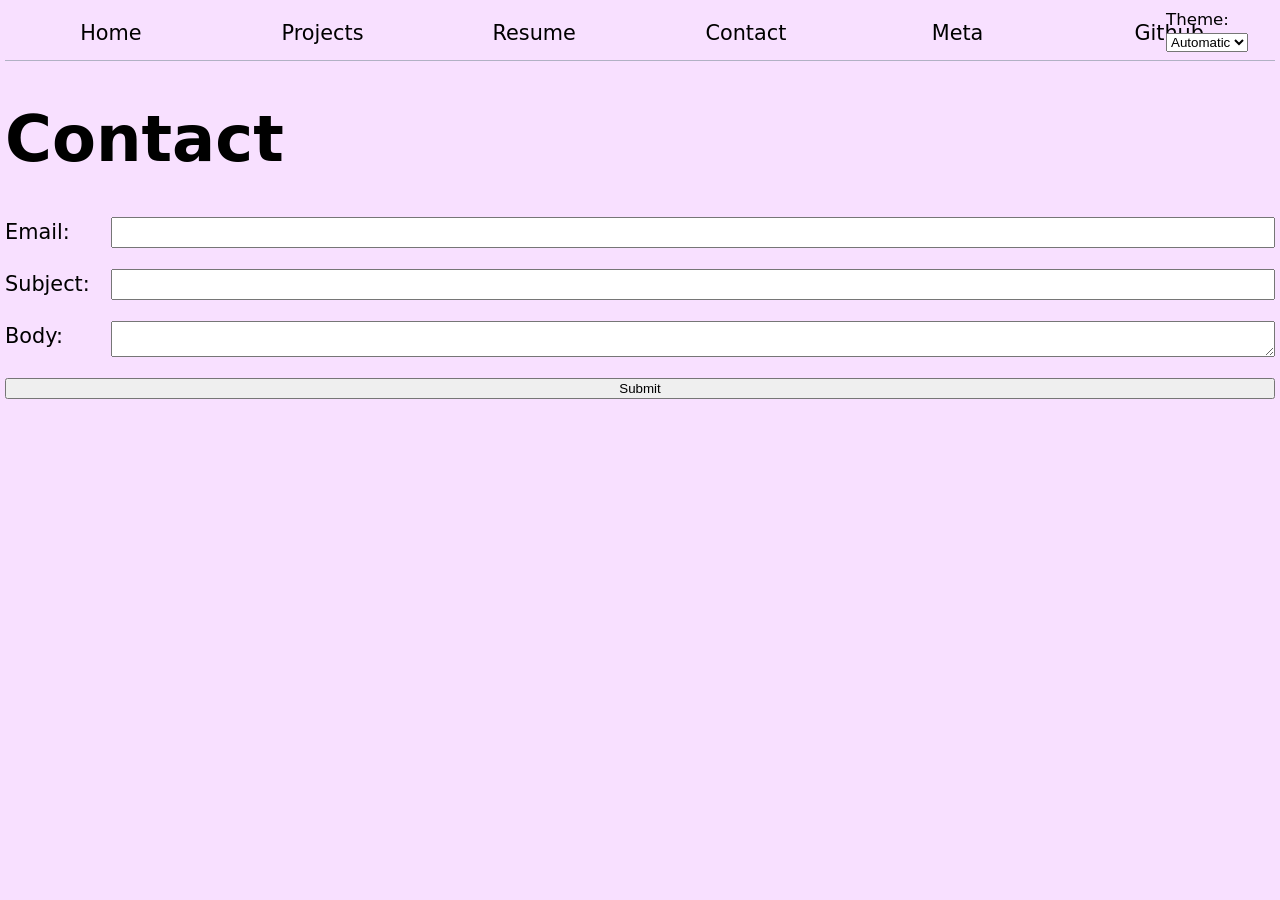
<file: contact/index.html>
<!DOCTYPE html>
<html lang="en">
<head>
    <meta charset="UTF-8">
    <meta name="viewport" content="width=device-width, initial-scale=1.0">
    <title>Contact</title>
    <link href="../styles.css" rel="stylesheet">
    <script type="module" src="../global.js"></script>
</head>
<body>
    <h1>Contact</h1>
    
    <form action="mailto:kec077@ucsd.edu" method="POST" enctype="text/plain">
        <label>Email: <input name="email" type="email"></label>
        <label>Subject: <input name="subject"></label>
        <label>Body: <textarea name="body"></textarea></label>
        <button>Submit</button>
    </form>
    
</body>
</html>
</file>
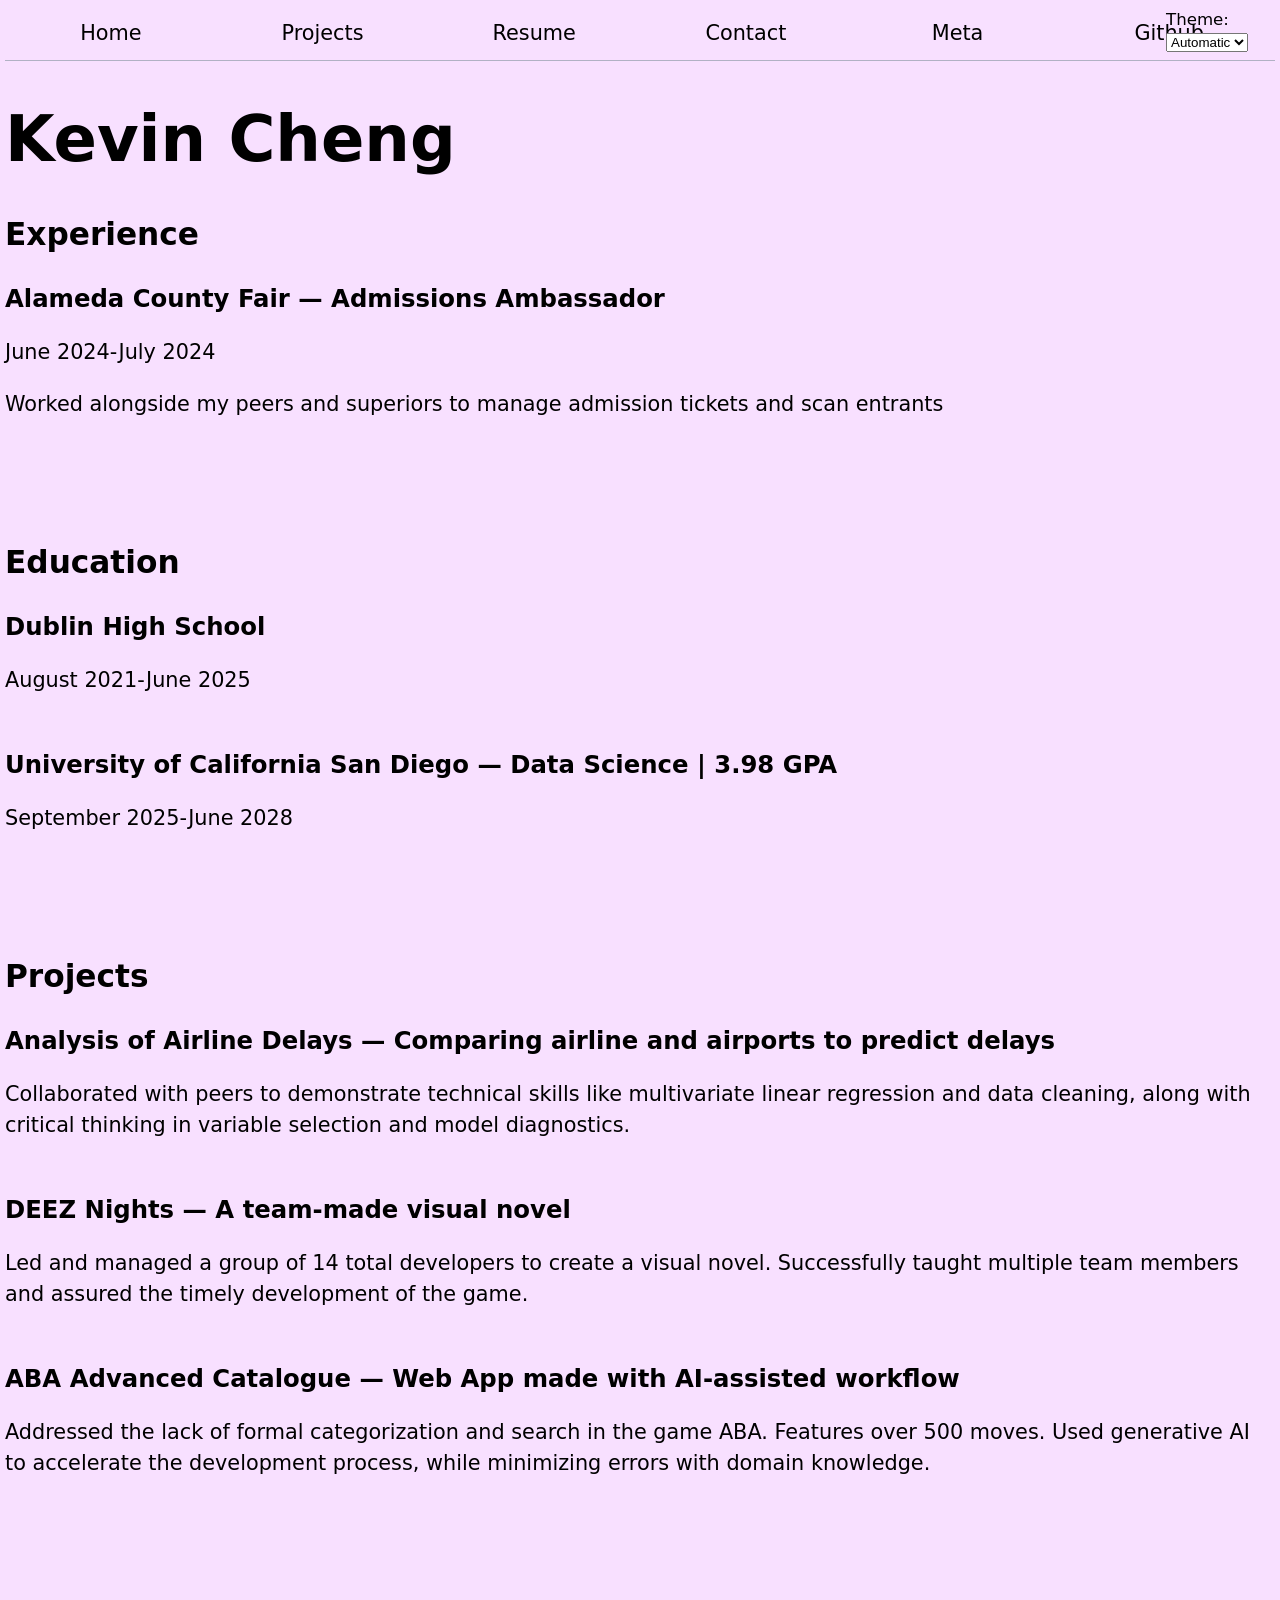
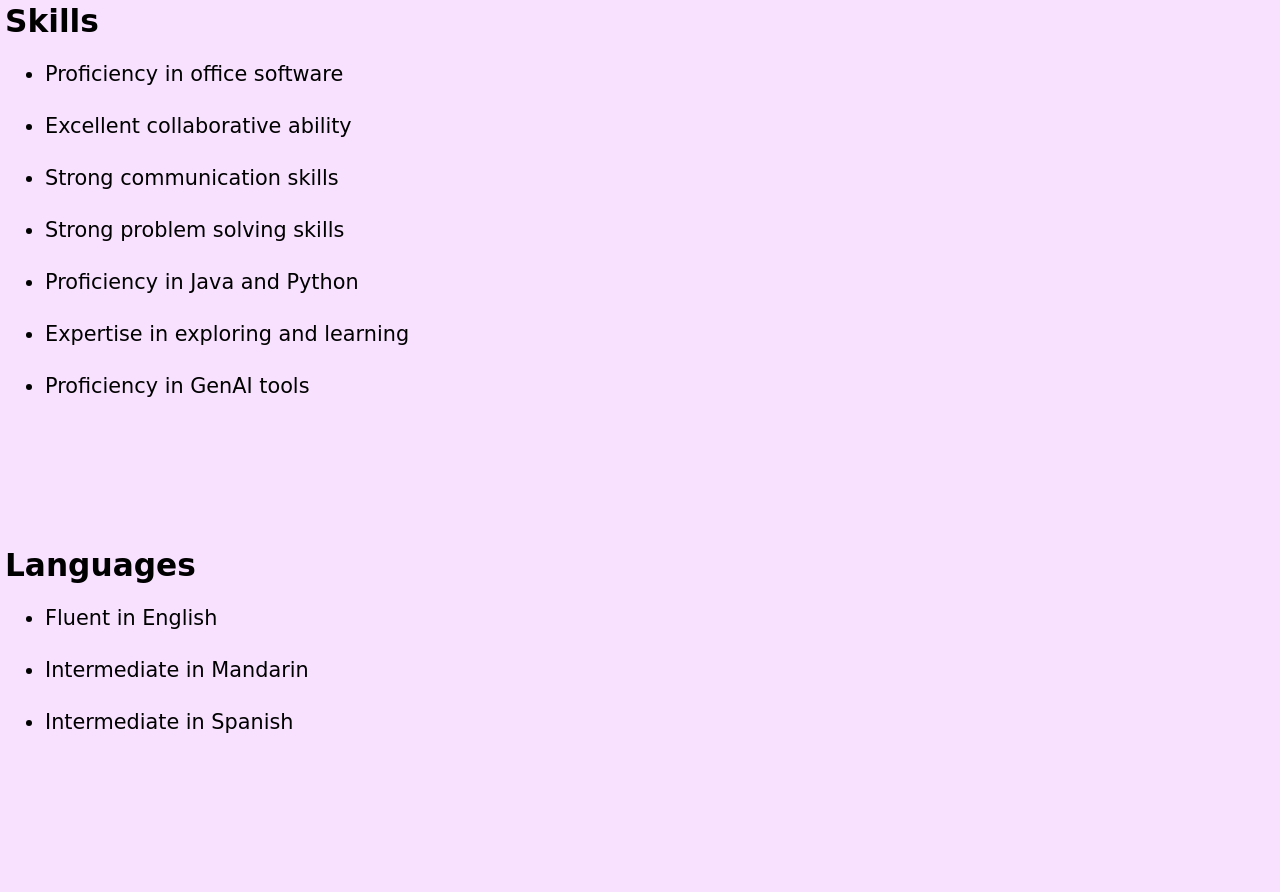
<file: resume/index.html>
<!DOCTYPE html>
<html lang="en">
<head>
    <meta charset="UTF-8">
    <meta name="viewport" content="width=device-width, initial-scale=1.0">
    <title>Resume</title>
    <link href="../styles.css" rel="stylesheet">
    <script type="module" src="../global.js"></script>
</head>
<body>
 
    <h1>Kevin Cheng</h1>

    <section>
        <h2>Experience</h2>
        <article>
            <h3>Alameda County Fair — Admissions Ambassador</h3>
            <p><time datetime="06-01-2024">June 2024</time>-<time datetime="07-01-2024">July 2024</time></p>
            <p>Worked alongside my peers and superiors to manage admission tickets and scan entrants </p>
        </article>
    </section>

    <section>
        <h2>Education</h2>
        <article>
            <h3>Dublin High School</h3>
            <p><time datetime="08-01-2021">August 2021</time>-<time datetime="06-01-2025">June 2025</time></p>
        </article>

        <article>
            <h3>University of California San Diego — Data Science | 3.98 GPA</h3>
            <p><time datetime="09-01-2025">September 2025</time>-<time datetime="06-01-2028">June 2028</time></p>
        </article>
    </section>

    <section>
        <h2>Projects</h2>
        <article>
            <h3>Analysis of Airline Delays — Comparing airline and airports to predict delays</h3>
            <p>Collaborated with peers to demonstrate technical skills like multivariate linear regression and data cleaning, along with critical thinking in variable selection and model diagnostics. </p>
        </article>

        <article>
            <h3>DEEZ Nights — A team-made visual novel</h3>
            <p>Led and managed a group of 14 total developers to create a visual novel. Successfully taught multiple team members and assured the timely development of the game.</p>
        </article>

        <article>
            <h3>ABA Advanced Catalogue — Web App made with AI-assisted workflow </h3>
            <p>Addressed the lack of formal categorization and search in the game ABA. Features over 500 moves. Used generative AI to accelerate the development process, while minimizing errors with domain knowledge. </p>
        </article>
    </section>

    <section>
        <h2>Skills</h2>
        <ul>
            <li>Proficiency in office software</li>
            <li>Excellent collaborative ability</li>
            <li>Strong communication skills </li>
            <li>Strong problem solving skills</li>
            <li>Proficiency in Java and Python</li>
            <li>Expertise in exploring and learning </li>
            <li>Proficiency in GenAI tools</li>
        </ul>
    </section>

    <section>
        <h2>Languages</h2>
        <ul>
            <li>Fluent in English</li>
            <li>Intermediate in Mandarin</li>
            <li>Intermediate in Spanish</li>
        </ul>
    </section>

</body>
</html>
</file>
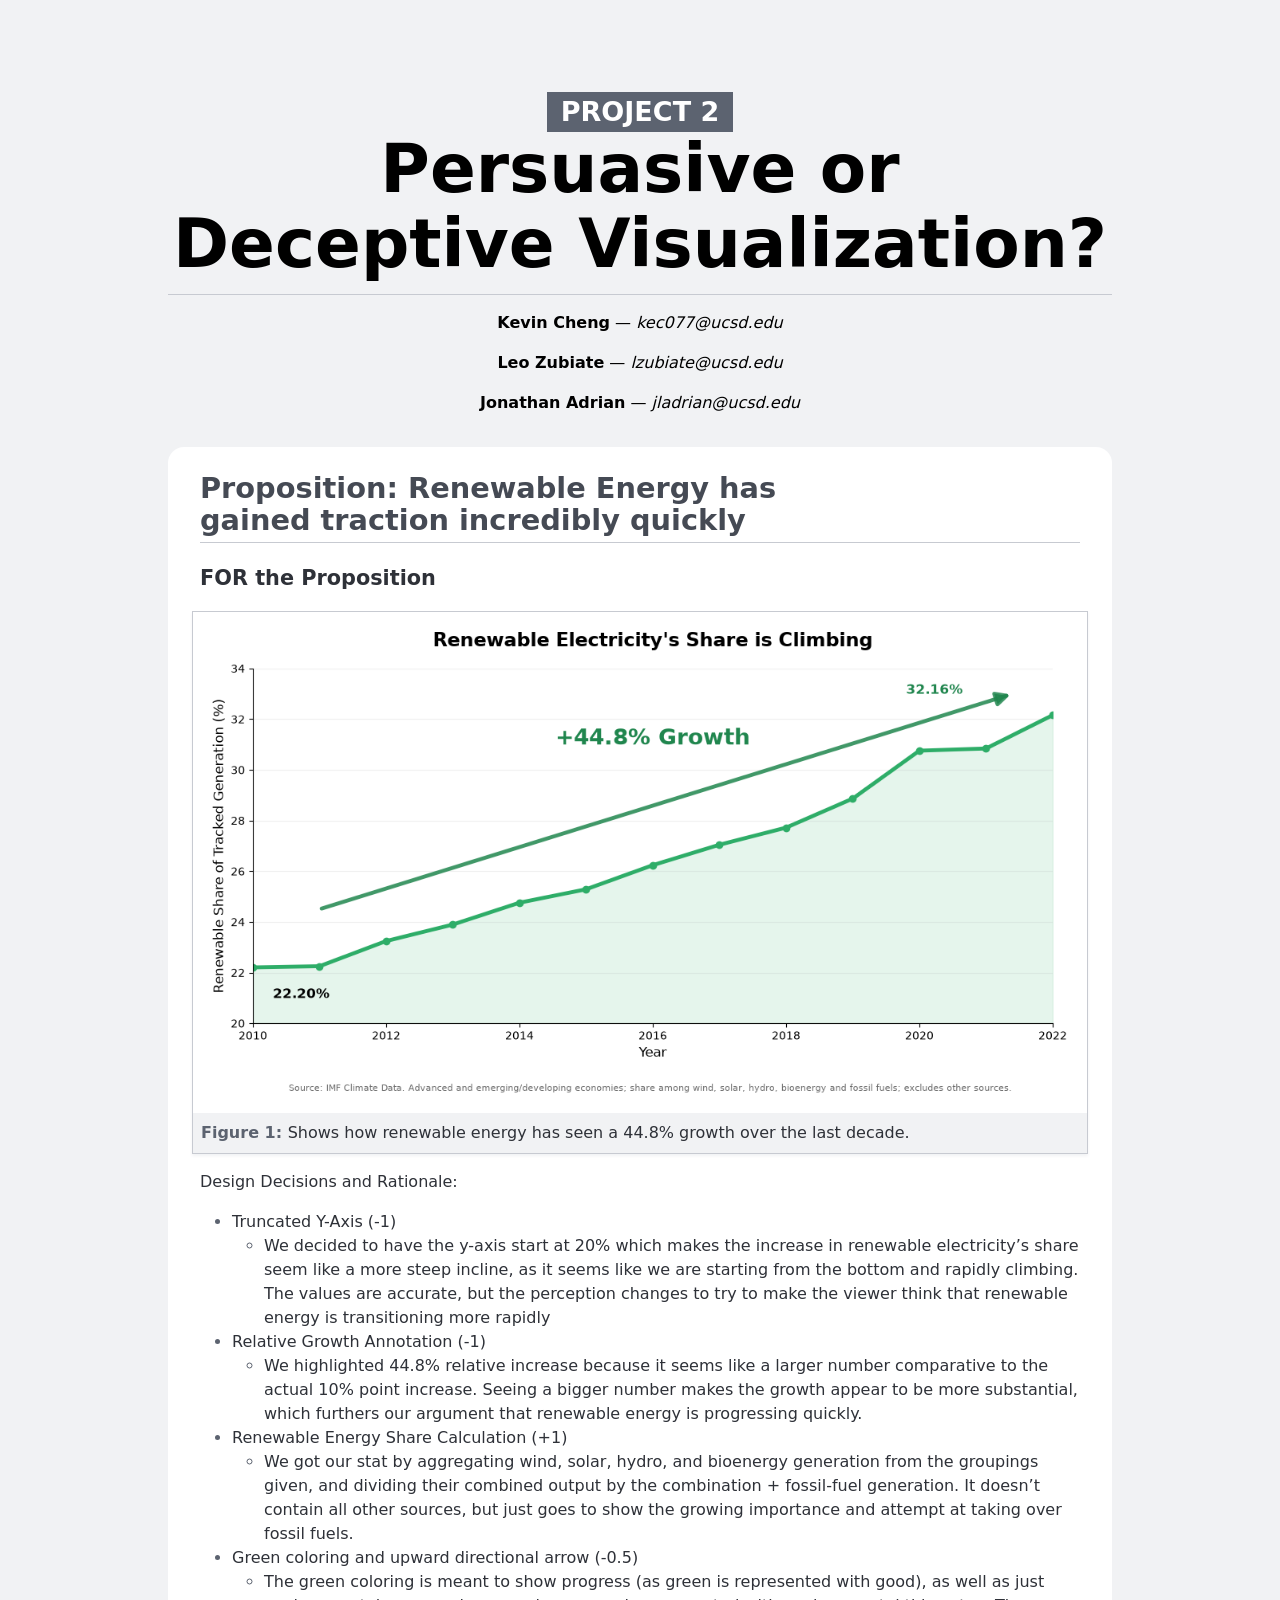
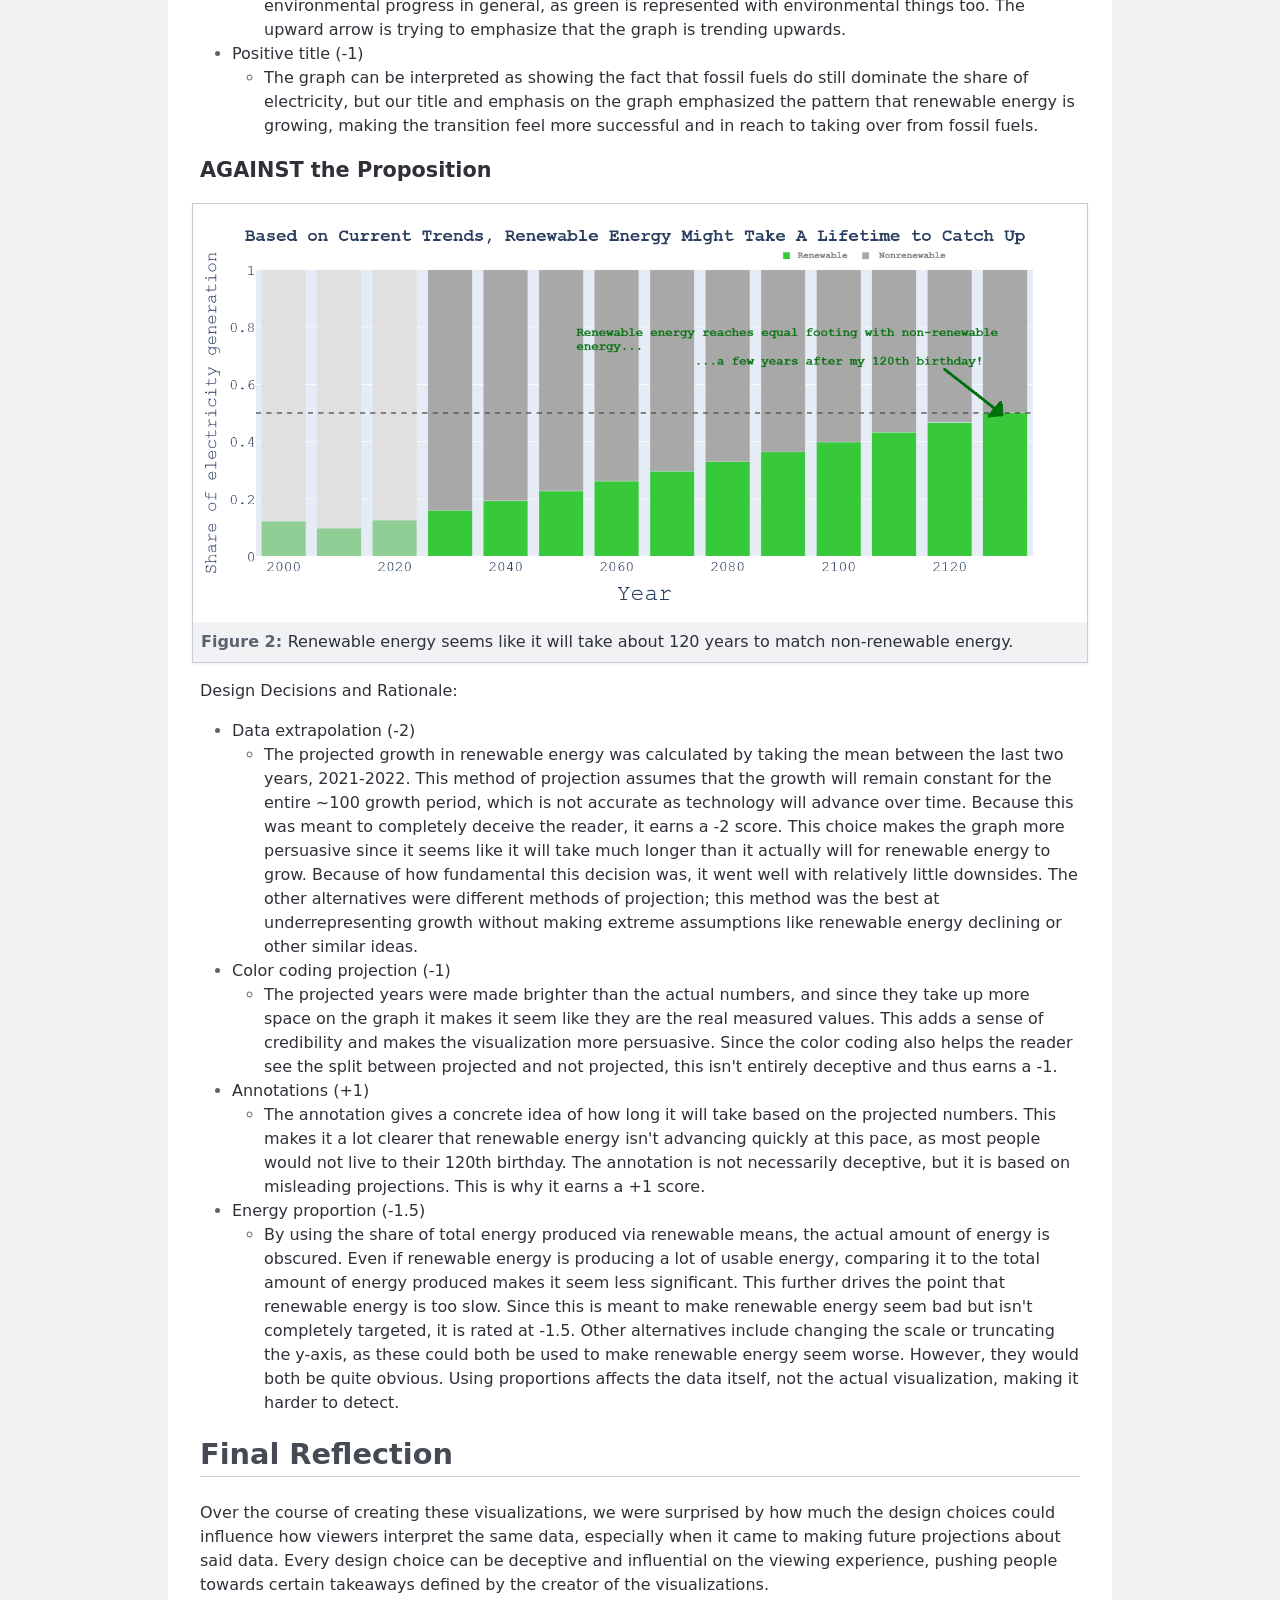
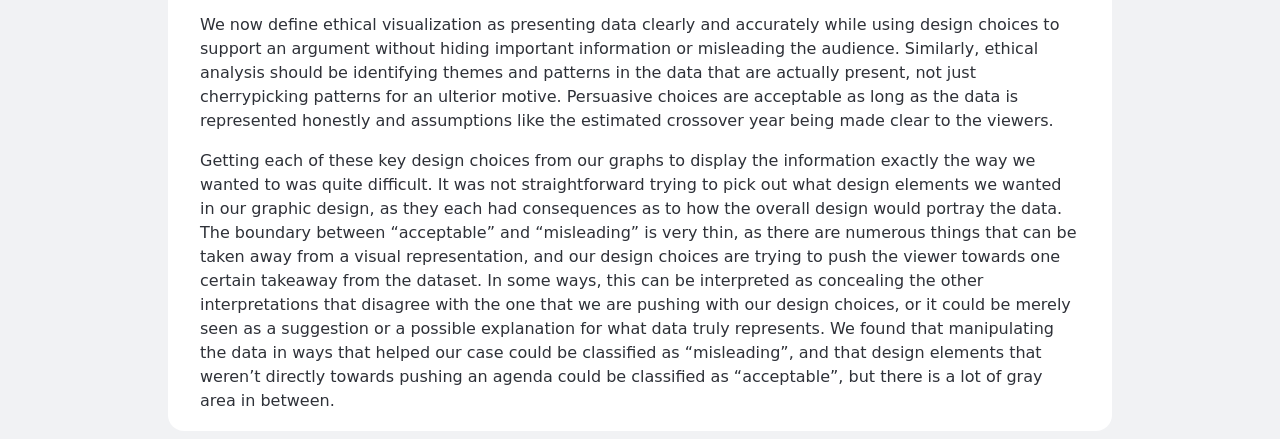
<file: project2/project2_report.html>
<!doctype html>
<html lang="en">
    <head>
        <title>Project 2 Report</title>
        <style>
            :root {
                --color-neutral-95: hsl(220 10% 95%);
                --color-neutral-90: hsl(220 10% 90%);
                --color-neutral-80: hsl(220 10% 80%);
                --color-neutral-70: hsl(220 10% 70%);
                --color-neutral-60: hsl(220 10% 60%);
                --color-neutral-50: hsl(220 10% 50%);
                --color-neutral-40: hsl(220 10% 40%);
                --color-neutral-30: hsl(220 10% 30%);
                --color-neutral-20: hsl(220 10% 20%);
                --color-neutral-10: hsl(220 10% 10%);
            }

            html {
                font: 100%/1.5 system-ui;
                counter-reset: figure;
                background: var(--color-neutral-95);
                max-width: min(75vw, 80em);
                margin: 0 auto;
            }

            /* Headings */

            h1,
            h2,
            h3,
            h4,
            h5,
            h6 {
                line-height: 1.1;
                font-weight: 600;
                text-wrap: balance;
            }

            h1,
            h2 {
                border-bottom: 1px solid var(--color-neutral-80);
                padding-bottom: 0.2em;
            }

            h1 {
                margin-block: 1em 0.5rem;
                font-size: clamp(2.5em, 150% + 2vh + 2vw, 10vmin);
                font-weight: 800;

                small {
                    display: block;
                    width: fit-content;
                    padding: 0.2em 0.5em;
                    margin-inline: auto;
                    color: white;
                    background: var(--color-neutral-40);
                    font-size: 40%;
                    text-transform: uppercase;
                    white-space: nowrap;
                }
            }

            h2 {
                font-size: 180%;
                color: var(--color-neutral-30);
            }

            h3 {
                font-size: 130%;
            }

            /* Lists */

            ul,
            ol {
                padding-inline-start: 2em;
            }

            li {
                &::marker {
                    color: var(--color-neutral-40);
                }

                + li {
                    margin-top: 0.2em;
                }
            }

            /* Sectioning elements */

            header {
                padding-block: 1em;
                text-align: center;
            }

            main {
                background: white;
                color: var(--color-neutral-20);
                border-radius: 1rem;
                padding: 0.1rem 2rem;
            }

            /* Figures */

            figure {
                margin: 1em 0;
                padding: 0.5rem;
                margin-inline: -0.5em;
                border: 1px solid var(--color-neutral-80);
                box-shadow: 0 0.1em 0.2em var(--color-neutral-95);
                text-align: center;
                background: white;

                > figcaption {
                    font: 500 75% var(--font-sans);
                    background: var(--color-neutral-95);
                    padding: 0.5rem;
                    margin: -0.5rem;
                    margin-top: 0.5rem;
                    counter-increment: figure;
                    text-align: left;

                    &::before {
                        content: "Figure " counter(figure) ": ";
                        font-weight: bold;
                        color: var(--color-neutral-40);
                    }

                    a:not(:hover, :focus, :active) {
                        color: inherit;
                        text-decoration: underline;
                        text-decoration-color: color-mix(
                            in lab,
                            currentColor,
                            transparent 70%
                        );
                    }
                }
            }
        </style>
    </head>

    <body>
        <header>
            <h1>
                <small>Project 2</small>
                Persuasive or Deceptive Visualization?
            </h1>

            <p><strong>Kevin Cheng</strong> — <em>kec077@ucsd.edu</em></p>
            <p><strong>Leo Zubiate</strong> — <em>lzubiate@ucsd.edu</em></p>
            <p><strong>Jonathan Adrian</strong> — <em>jladrian@ucsd.edu </em></p>
        </header>

        <main>
            <h2>Proposition: Renewable Energy has gained traction incredibly quickly</h2>

            <section>
                <h3>FOR the Proposition</h3>

                <figure>
                    <img src="for.png" alt="" width="100%"/>
                    <figcaption>Shows how renewable energy has seen a 44.8% growth over the last decade.</figcaption>
                </figure>

                <p>Design Decisions and Rationale:</p>

                <ul>
                    <li>Truncated Y-Axis (-1)</li>
                    <ul><li>We decided to have the y-axis start at 20% which makes the increase in renewable electricity’s share seem like a more steep incline, as it seems like we are starting from the bottom and rapidly climbing. The values are accurate, but the perception changes to try to make the viewer think that renewable energy is transitioning more rapidly
</li></ul>
                    <li>Relative Growth Annotation (-1)</li>
                    <ul><li>We highlighted 44.8% relative increase because it seems like a larger number comparative to the actual 10% point increase. Seeing a bigger number makes the growth appear to be more substantial, which furthers our argument that renewable energy is progressing quickly.
</li></ul>
                    <li>Renewable Energy Share Calculation (+1)</li>
                    <ul><li>We got our stat by aggregating wind, solar, hydro, and bioenergy generation from the groupings given, and dividing their combined output by the combination + fossil-fuel generation. It doesn’t contain all other sources, but just goes to show the growing importance and attempt at taking over fossil fuels. 
</li></ul>
                    <li>Green coloring and upward directional arrow (-0.5)</li>
                    <ul><li>The green coloring is meant to show progress (as green is represented with good), as well as just environmental progress in general, as green is represented with environmental things too. The upward arrow is trying to emphasize that the graph is trending upwards.
</li></ul>
                    <li>Positive title (-1)</li>
                    <ul><li>The graph can be interpreted as showing the fact that fossil fuels do still dominate the share of electricity, but our title and emphasis on the graph emphasized the pattern that renewable energy is growing, making the transition feel more successful and in reach to taking over from fossil fuels.
</li></ul>
                </ul>
            </section>

            <section>
                <h3>AGAINST the Proposition</h3>

                <figure>
                    <img src="against.png" alt="" width="100%" />
                    <figcaption>Renewable energy seems like it will take about 120 years to match non-renewable energy.</figcaption>
                </figure>

                <p>Design Decisions and Rationale:</p>

                <ul>
                    <li>Data extrapolation (-2)</li>
                    <ul><li>The projected growth in renewable energy was calculated by 
                        taking the mean between the last two years, 2021-2022. This method
                         of projection assumes that the growth will remain constant for the
                          entire ~100 growth period, which is not accurate as technology 
                          will advance over time. Because this was meant to completely deceive the reader, it earns a -2 score. This choice makes the graph more persuasive since it seems
                             like it will take much longer than it actually will for renewable
                              energy to grow. Because of how fundamental this decision was, it
                               went well with relatively little downsides. The other alternatives
                                were different methods of projection; this method was the best at
                                 underrepresenting growth without making extreme assumptions like
                                  renewable energy declining or other similar ideas.</li></ul>
                    <li>Color coding projection (-1)</li>
                    <ul><li>The projected years were made brighter than the actual numbers, and since they take up more space on the graph it makes it seem like they are the real measured values. This adds a sense of credibility and makes the visualization more persuasive. Since the color coding also helps the reader see the split between projected and not projected, this isn't entirely deceptive and thus earns a -1. </li></ul>
                    <li>Annotations (+1)</li>
                    <ul><li>The annotation gives a concrete idea of how long it will take based on the projected numbers. This makes it a lot clearer that renewable energy isn't advancing quickly at this pace, as most people would not live to their 120th birthday. The annotation is not necessarily deceptive, but it is based on misleading projections. This is why it earns a +1 score.</li></ul>
                    <li>Energy proportion (-1.5)</li>
                    <ul><li>By using the share of total energy produced via renewable means, the actual amount of energy is obscured. Even if renewable energy is producing a lot of usable energy, comparing it to the total amount of energy produced makes it seem less significant. This further drives the point that renewable energy is too slow. Since this is meant to make renewable energy seem bad but isn't completely targeted, it is rated at -1.5. Other alternatives include changing the scale or truncating the y-axis, as these could both be used to make renewable energy seem worse. However, they would both be quite obvious. Using proportions affects the data itself, not the actual visualization, making it harder to detect.</li></ul>
                </ul>
            </section>

            <section>
                <h2>Final Reflection</h2>

                <p>Over the course of creating these visualizations, we were surprised by how much the design choices could influence how viewers interpret the same data, especially when it came to making future projections about said data. Every design choice can be deceptive and influential on the viewing experience, pushing people towards certain takeaways defined by the creator of the visualizations. 
</p>

                <p>We now define ethical visualization as presenting data clearly and accurately while using design choices to support an argument without hiding important information or misleading the audience. Similarly, ethical analysis should be identifying themes and patterns in the data that are actually present, not just cherrypicking patterns for an ulterior motive. Persuasive choices are acceptable as long as the data is represented honestly and assumptions like the estimated crossover year being made clear to the viewers.</p>

                <p>Getting each of these key design choices from our graphs to display the information exactly the way we wanted to was quite difficult. It was not straightforward trying to pick out what design elements we wanted in our graphic design, as they each had consequences as to how the overall design would portray the data. The boundary between “acceptable” and “misleading” is very thin, as there are numerous things that can be taken away from a visual representation, and our design choices are trying to push the viewer towards one certain takeaway from the dataset. In some ways, this can be interpreted as concealing the other interpretations that disagree with the one that we are pushing with our design choices, or it could be merely seen as a suggestion or a possible explanation for what data truly represents. We found that manipulating the data in ways that helped our case could be classified as “misleading”, and that design elements that weren’t directly towards pushing an agenda could be classified as “acceptable”, but there is a lot of gray area in between.
</p>
            </section>
        </main>
    <script type="module" src="https://static.cloudflareinsights.com/beacon.min.js/vce701823e78c4301a35b7e07294d87301792088814092" integrity="sha512-UKNk8GbxkABxKcXYuLkO16EleLGUkcvJWtpSNmExE0Too3ZaFAxTscNWEc1OdAv5/BikHawapSCaiD2XCmp+Bw==" data-cf-beacon='{"version":"2024.11.0","token":"c822b88e119346678db149ed7b7721c9","r":1,"spa":2}' crossorigin="anonymous"></script>
</body>
</html>
</file>
<file: styles.css>
/* =========================
   Global site styles
   ========================= */

html {
  --color-accent: oklch(60% 0.20 300);
  accent-color: var(--color-accent);
  background-color: light-dark(
    oklch(from var(--color-accent) 95% 25% h),
    oklch(from var(--color-accent) 25% 25% h)
  );
  color-scheme: light;
}

body {
  /* Set line height to 1.5 times the font size and use the OS UI font. */
  font: 130%/1.5 system-ui;
  max-width: 100ch;
  margin-inline: auto;
  padding-inline: 5px;
}

nav {
  --border-color: oklch(50% 10% 200 / 40%);

  display: flex;
  margin-bottom: 10px;
  border-bottom: 1px solid var(--border-color);
}

a {
  flex: 1;
  text-decoration: none;
  color: inherit;
  text-align: center;
  padding: 0.5em;
}

a.current {
  border-bottom: 0.4em solid var(--border-color);
  padding-bottom: 0.1em;
}

a:hover {
  border-bottom: 0.4em solid var(--color-accent);
  padding-bottom: 0.1em;
}

form {
  display: grid;
  grid-template-columns: auto 1fr;
  gap: 1em;
}

label {
  display: grid;
  grid-template-columns: subgrid;
  grid-column: 1 / -1;
}

button {
  grid-column: 1 / -1;
}

.projects {
  display: grid;
  grid-template-columns: repeat(auto-fill, minmax(15em, 1fr));
}

div.projects {
  article {
    display: grid;
    grid-template-rows: subgrid;
    grid-row: span 3;
    gap: 1em;
  }
}

h2 {
  margin: 0;
}

h1 {
  font-size: 4rem;
  line-height: 1.1;
  text-wrap: balance;
}

h2, h3, h4, h5, h6 {
  line-height: 1.1;
  text-wrap: balance;
}

section {
  padding-bottom: 5em;

  article {
    padding-top: 0.5em;
  }
}

li {
  padding-bottom: 1em;
}

label.color-scheme {
  position: absolute;
  top: 0.5rem;
  right: 2rem;
  font-size: 80%;
}

dl {
  display: grid;
  grid-template-columns: repeat(4, 1fr);
}

dt {
  grid-row: 1;
}

dd {
  grid-row: 2;
  margin: 0;
  font-size: 200%;
}

div.container {
  display: flex;
  gap: 5%;
  align-items: center;
}

/* Pie chart for Projects page */
#projects-pie-plot {
  max-width: 20em;
  margin-block: 2em;
}

&:has(path:hover) {
  path:not(:hover) {
    opacity: 0.5;
  }
}

path {
  transition: 300ms;
  cursor: pointer;
}

.selected {
  --color: oklch(60% 45% 0) !important;

  &:is(path) {
    fill: var(--color);
  }
}

/* Legend for Projects page */
ul.legend {
  flex: 1;
  display: grid;
  grid-template-columns: repeat(auto-fill, minmax(9em, 1fr));
  gap: 1em;
  border: 2px solid grey;
  padding: 15px;
  margin: 5px;
}

li.legend-item {
  display: flex;
  align-items: center;
  gap: 0.3em;
  min-width: 7em;
}

span.swatch {
  display: inline-block;
  height: 100%;
  aspect-ratio: 1 / 1;
  background-color: var(--color);
  border-radius: 25%;
}

g.gridlines {
  opacity: 10%;
}

dl.info {
  display: grid;
  grid-template-columns: auto 1fr;
  gap: 0.5rem 1.5rem;
  transition-duration: 500ms;
  transition-property: opacity, visibility;

  dt, dd {
    margin: 0;
  }

  dt {
    opacity: 0.3;
  }
}

dl.info[hidden]:not(:hover, :focus-within) {
  opacity: 0;
  visibility: hidden;
}

.tooltip {
  font-size: 50%;
  position: fixed;
  top: 1em;
  left: 1em;
  box-shadow: 3px 1px 3px black;
  padding: 5px;
  backdrop-filter: blur(10px);
}

/* Scatter plot styling (Labs 6–8) */
circle {
  fill: oklch(from var(--color-accent) 55% 45% h);
  transition: 200ms;
  transform-origin: center;
  transform-box: fill-box;

  @starting-style {
    r: 0;
  }
}

circle:hover {
  transform: scale(1.5);
}

@keyframes marching-ants {
  to {
    stroke-dashoffset: -8;
  }
}

.selection {
  fill-opacity: 0.1;
  stroke: black;
  stroke-opacity: 0.7;
  stroke-dasharray: 5 3;
  animation: marching-ants 2s linear infinite;
}

circle.selected {
  fill: #ff6b6b;
}

/* Lab 8 commit slider */
#commit-slider {
  flex: 1;
  align-items: baseline;
}

#commit-slider time {
  margin-left: auto;
}

/* Lab 8 file unit visualization */
#files {
  display: grid;
  grid-template-columns: 1fr 4fr;

  > div {
    grid-column: 1 / -1;
    display: grid;
    grid-template-columns: subgrid;
  }

  dt {
    grid-column: 1;
  }

  dd {
    grid-column: 2;
    display: flex;
    flex-wrap: wrap;
    align-items: start;
    align-content: start;
    gap: 0.15em;
    padding-top: 0.6em;
    margin-left: 0;
  }
}

#files .loc {
  display: block;
  flex: 0 0 auto;
  width: 0.3em;
  aspect-ratio: 1;
  border-radius: 50%;
  background-color: var(--color, var(--color-accent));
}

#scrolly-1 {
  position: relative;
  display: flex;
  gap: 1rem;
}

#scrolly-1 > * {
  flex: 1;
}

#scatter-story {
  position: relative;
}

#scatter-plot {
  position: sticky;
  top: 0;
  height: 50vh;
}

#scatter-story .step {
  padding-bottom: 30vh;
}
</file>
